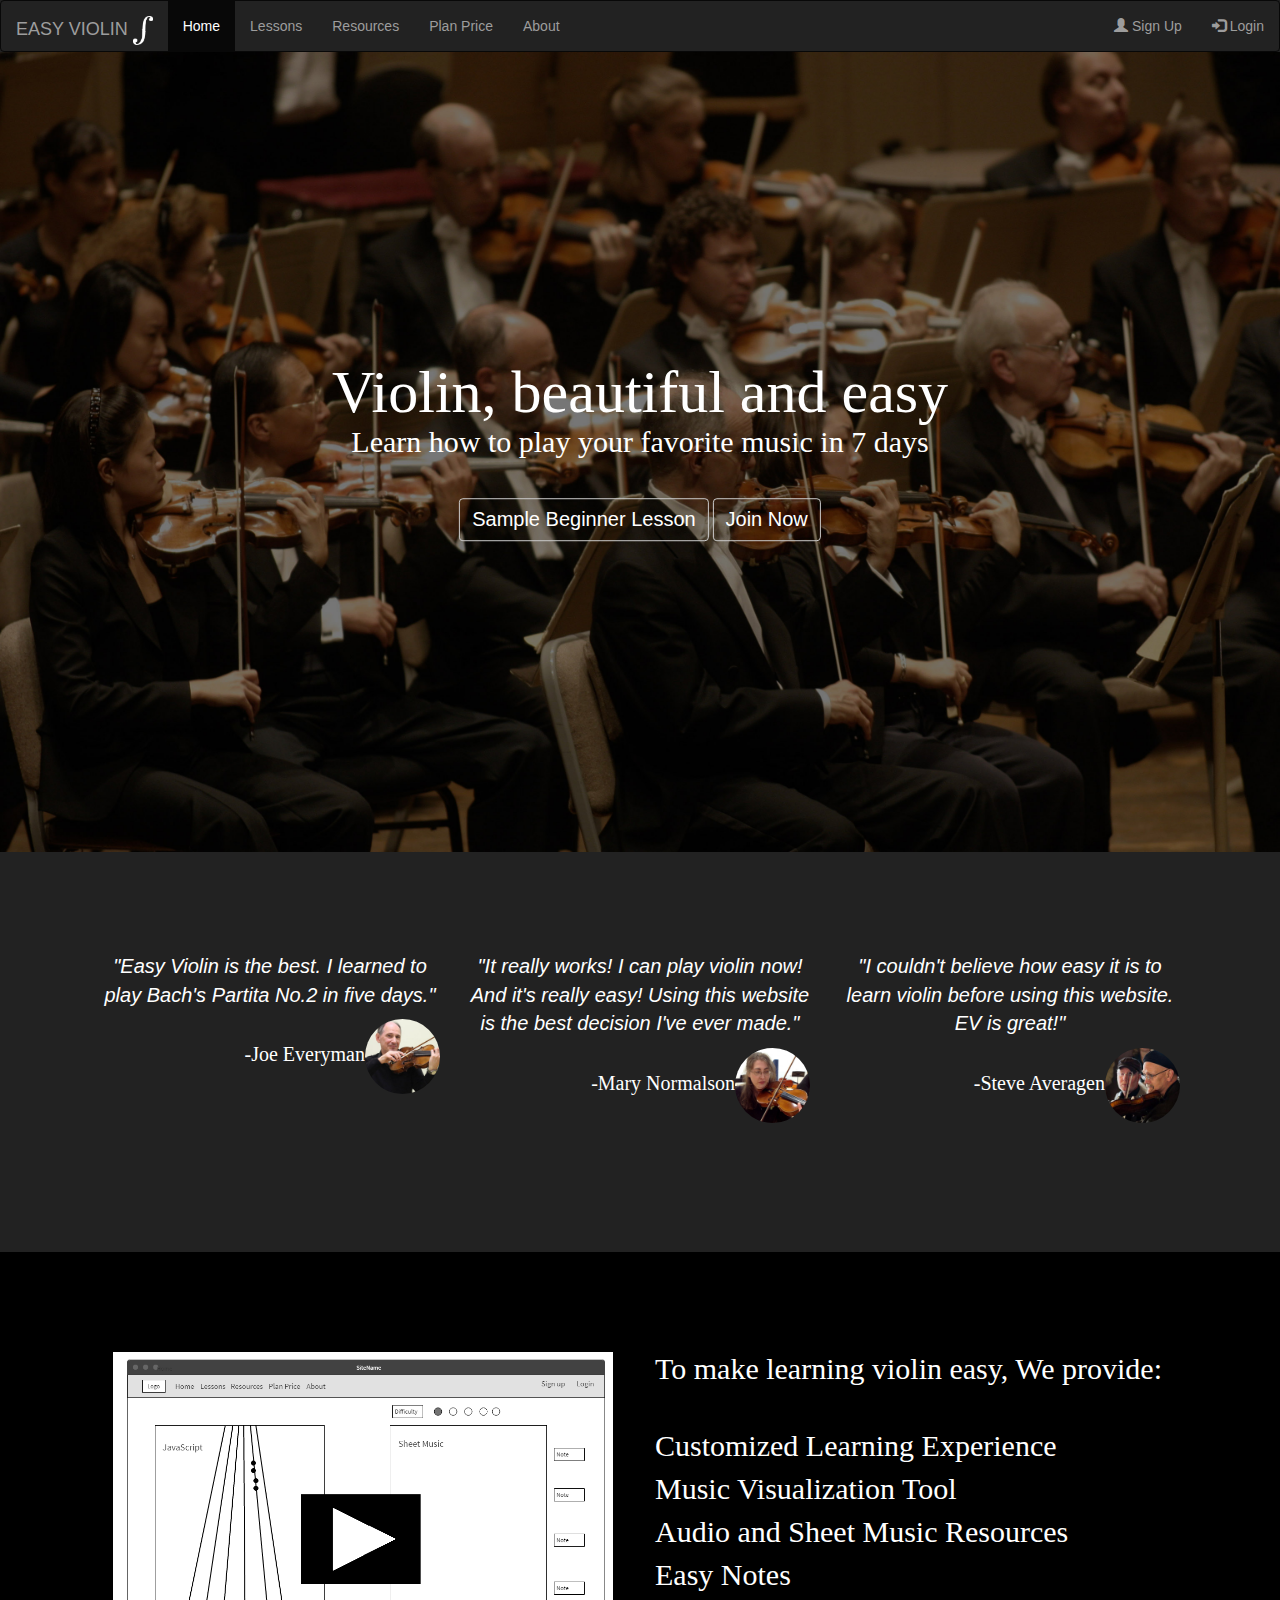
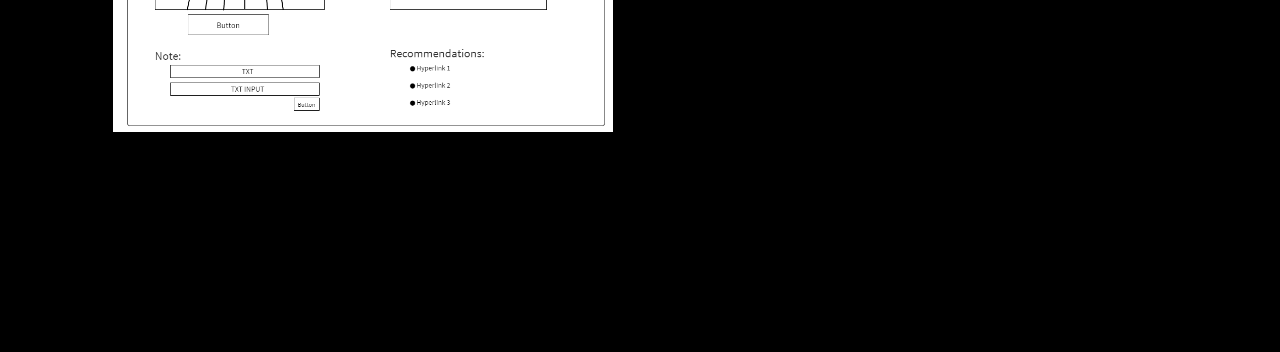
<file: index.html>
<!DOCTYPE html>
<html>
<head>
<title>Home - Easy Violin</title>
<link rel="stylesheet" href="css/bootstrap.css">
<link rel="stylesheet" href="css/style.css">
<script src="js/bootstrap.min.js"></script>
</head>

<body>
  <nav class="navbar navbar-inverse">
    <div class="container-fluid">
      <div class="navbar-header">
        <a class="navbar-brand" href="index.html">EASY VIOLIN   <span><img src="images/logo.png" width="20px"/></span></a>
      </div>
      <ul class="nav navbar-nav">
        <li  class="active"><a href="index.html">Home</a></li>
        <li><a href="basic1.html">Lessons</a></li>
        <li><a href="#">Resources</a></li>
        <li><a href="#">Plan Price</a></li>
        <li><a href="#">About</a></li>
      </ul>
      <ul class="nav navbar-nav navbar-right">
       <li><a href="#"><span class="glyphicon glyphicon-user"></span> Sign Up</a></li>
       <li><a href="login.html"><span class="glyphicon glyphicon-log-in"></span> Login</a></li>
     </ul>
</div>
</nav>

<div class="firstScreen">
  <div class="welcome">
    <h1>Violin, beautiful and easy</h1>
    <h3>Learn how to play your favorite music in 7 days</h3>
    <a class="btn btn-default" href="basic1.html" role="button">Sample Beginner Lesson</a>
    <a class="btn btn-default" href="start.html" role="button">Join Now</a>
  </div>
</div>

<div class="secondScreen">
    <div class="row">
      <div class="col-md-4">
        <p>"Easy Violin is the best. I learned to play Bach's Partita No.2 in five days."<p>
        <h2>-Joe Everyman<img src="images/human1.jpg" class="img-circle" width="75px"><h2>
      </div>
      <div class="col-md-4">
        <p>"It really works! I can play violin now! And it's really easy! Using this website is the best decision I've ever made."<p>
        <h2>-Mary Normalson<img src="images/human2.jpg" class="img-circle" width="75px"><h2>
      </div>
      <div class="col-md-4">
        <p>"I couldn't believe how easy it is to learn violin before using this website. EV is great!"<p>
        <h2>-Steve Averagen<img src="images/human3.jpg" class="img-circle" width="75px"><h2>
      </div>
    </div>
</div>

<div class="thirdScreen">
    <div class="row">
      <div class="col-md-6">
         <center><img src="images/sample.png" width="500px"></center>
      </div>
      <div class="col-md-6" id="indexDescriptionText">
        <h3>To make learning violin easy, We provide:</h3>
          <ul>
            <li>Customized Learning Experience</li>
            <li>Music Visualization Tool</li>
            <li>Audio and Sheet Music Resources</li>
            <li>Easy Notes</li>
          </ul>
      </div>
    </div>
</div>

</body>

</html>
</file>
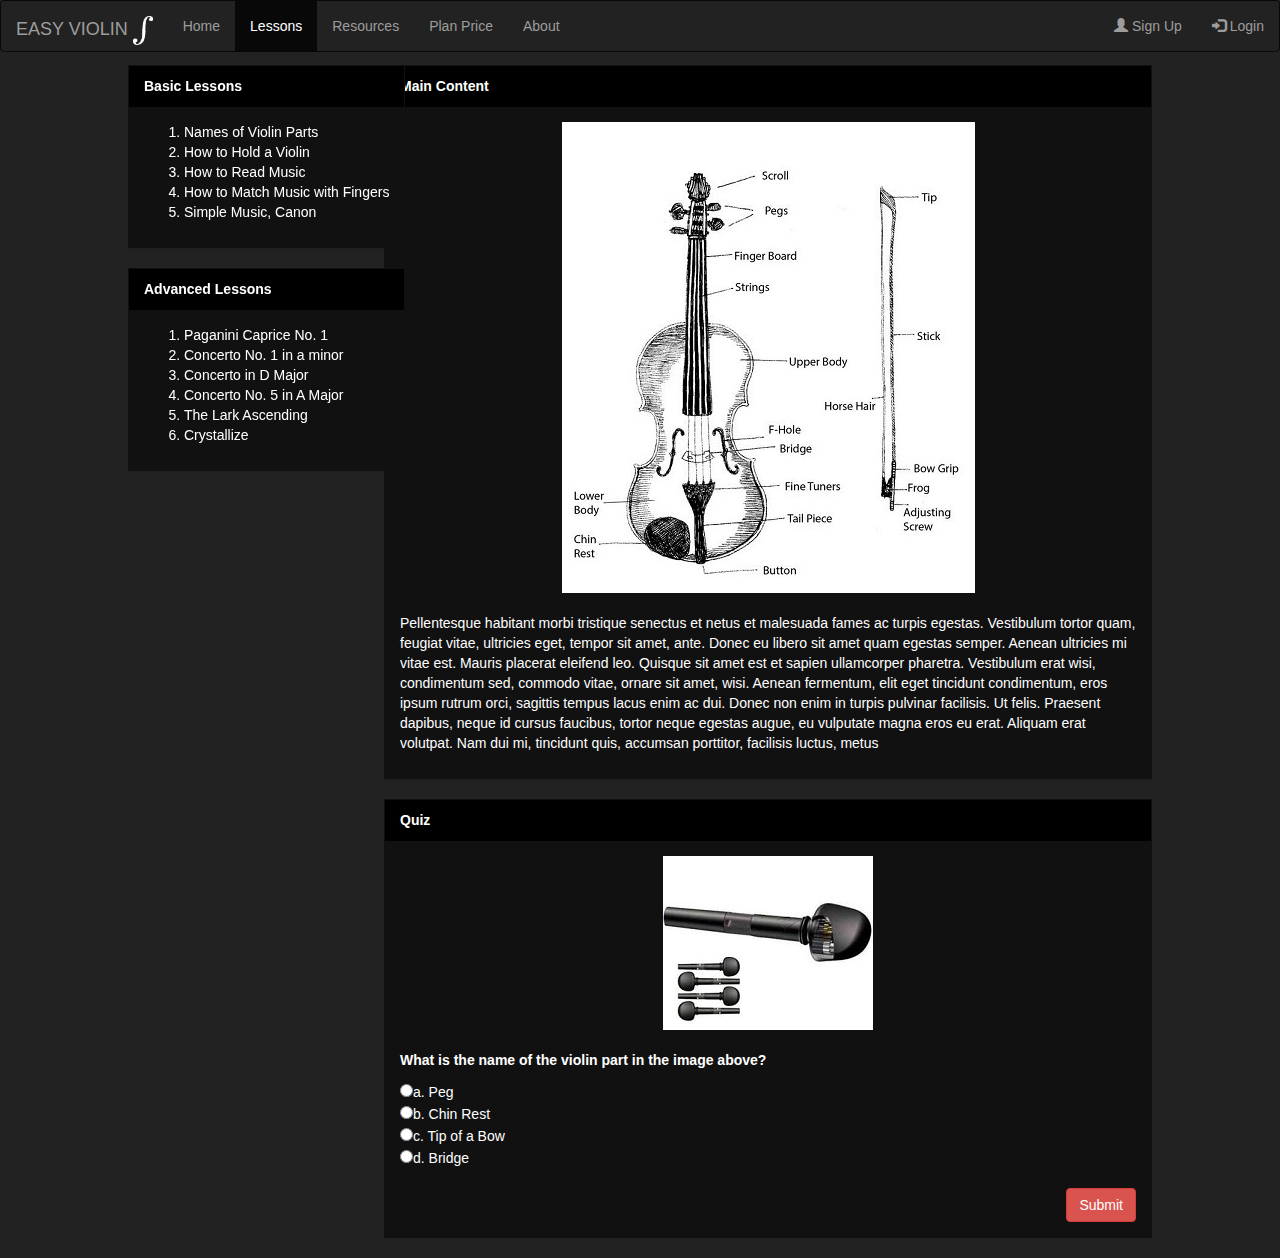
<file: basic1.html>
<!DOCTYPE html>
<html>
<head>
<title>Lessons - Easy Violin</title>
<link rel="stylesheet" href="css/bootstrap.css">
<link rel="stylesheet" href="css/style.css">
<script src="js/bootstrap.min.js"></script>
</head>

<body>
  <nav class="navbar navbar-inverse">
    <div class="container-fluid">
      <div class="navbar-header">
        <a class="navbar-brand" href="index.html">EASY VIOLIN   <span><img src="images/logo.png" width="20px"/></span></a>
      </div>
      <ul class="nav navbar-nav">
        <li><a href="index.html">Home</a></li>
        <li  class="active"><a href="basic1.html">Lessons</a></li>
        <li><a href="#">Resources</a></li>
        <li><a href="#">Plan Price</a></li>
        <li><a href="#">About</a></li>
      </ul>
      <ul class="nav navbar-nav navbar-right">
       <li><a href="#"><span class="glyphicon glyphicon-user"></span> Sign Up</a></li>
       <li><a href="login.html"><span class="glyphicon glyphicon-log-in"></span> Login</a></li>
     </ul>
</div>
</nav>

<div class="left-menu">
  <div class="panel panel-default">
     <div class="panel-heading"><strong>Basic Lessons</strong></div>
         <div class="panel-body">
           <ol>
             <li><a href="basic1.html">Names of Violin Parts</a></li>
             <li><a href="basic2.html">How to Hold a Violin</a></li>
             <li><a href="basic3.html">How to Read Music</a></li>
             <li><a href="basic4.html">How to Match Music with Fingers</a></li>
             <li><a href="lesson.html">Simple Music, Canon</a></li>
           </ol>
         </div>
 </div>
    <div class="panel panel-default">
       <div class="panel-heading"><strong>Advanced Lessons</strong></div>
           <div class="panel-body">
             <ol>
               <li><a href="#">Paganini Caprice No. 1</a></li>
               <li><a href="#">Concerto No. 1 in a minor</a></li>
               <li><a href="#">Concerto in D Major</a></li>
               <li><a href="#">Concerto No. 5 in A Major</a></li>
               <li><a href="#">The Lark Ascending</a></li>
               <li><a href="#">Crystallize</a></li>
             </ol>
          </div>
   </div>
</div>

<div class="main-content">
  <div class="panel panel-default">
     <div class="panel-heading"><strong>Main Content</strong></div>
         <div class="panel-body">
         <center><img src="images/part.jpg" /></center></br>
         <p>Pellentesque habitant morbi tristique senectus et netus et malesuada fames ac turpis egestas. Vestibulum tortor quam, feugiat vitae, ultricies eget, tempor sit amet, ante. Donec eu libero sit amet quam egestas semper. Aenean ultricies mi vitae est. Mauris placerat eleifend leo. Quisque sit amet est et sapien ullamcorper pharetra. Vestibulum erat wisi, condimentum sed, commodo vitae, ornare sit amet, wisi. Aenean fermentum, elit eget tincidunt condimentum, eros ipsum rutrum orci, sagittis tempus lacus enim ac dui. Donec non enim in turpis pulvinar facilisis. Ut felis. Praesent dapibus, neque id cursus faucibus, tortor neque egestas augue, eu vulputate magna eros eu erat. Aliquam erat volutpat. Nam dui mi, tincidunt quis, accumsan porttitor, facilisis luctus, metus</p>
        </div>
 </div>

 <div class="panel panel-default">
    <div class="panel-heading"><strong>Quiz</strong></div>
        <div class="panel-body">
        <center><img src="images/pegs.jpg" /></center></br>
        <p><strong>What is the name of the violin part in the image above?</strong></p>
        <input type="radio" name="Quiz" value="Peg">a. Peg </br>
        <input type="radio" name="Quiz" value="ChinRest">b. Chin Rest </br>
        <input type="radio" name="Quiz" value="Tip">c. Tip of a Bow </br>
        <input type="radio" name="Quiz" value="Bridge">d. Bridge </br></br>
        <button type="button" class="btn btn-danger" >Submit</button>
       </div>
</div>
</div>
</body>
</html>
</file>
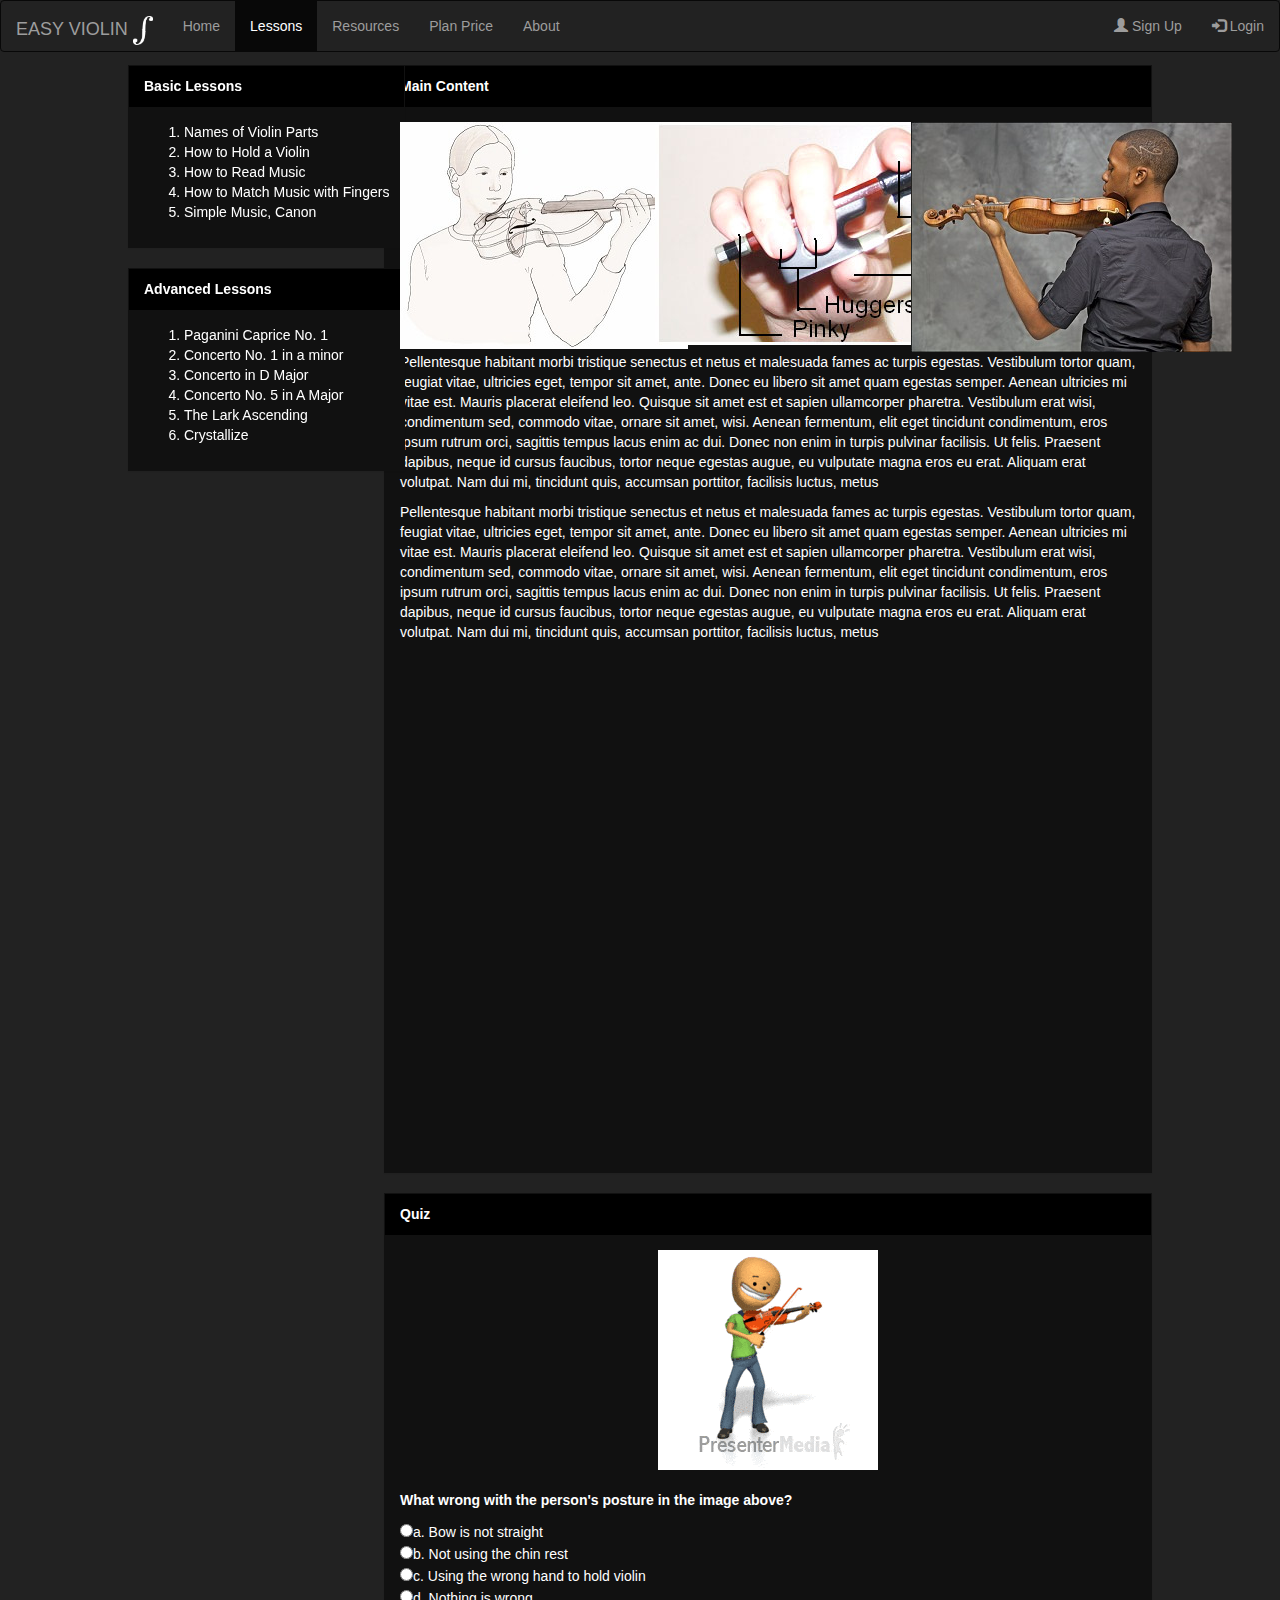
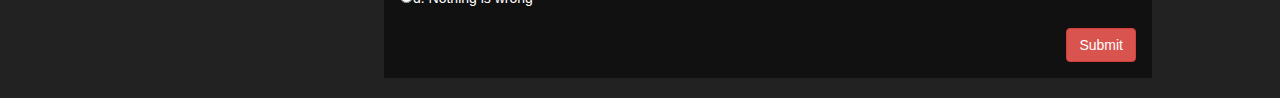
<file: basic2.html>
<!DOCTYPE html>
<html>
<head>
<title>Lessons - Easy Violin</title>
<link rel="stylesheet" href="css/bootstrap.css">
<link rel="stylesheet" href="css/style.css">
<script src="js/bootstrap.min.js"></script>
</head>

<body>
  <nav class="navbar navbar-inverse">
    <div class="container-fluid">
      <div class="navbar-header">
        <a class="navbar-brand" href="index.html">EASY VIOLIN   <span><img src="images/logo.png" width="20px"/></span></a>
      </div>
      <ul class="nav navbar-nav">
        <li><a href="index.html">Home</a></li>
        <li  class="active"><a href="basic1.html">Lessons</a></li>
        <li><a href="#">Resources</a></li>
        <li><a href="#">Plan Price</a></li>
        <li><a href="#">About</a></li>
      </ul>
      <ul class="nav navbar-nav navbar-right">
       <li><a href="#"><span class="glyphicon glyphicon-user"></span> Sign Up</a></li>
       <li><a href="login.html"><span class="glyphicon glyphicon-log-in"></span> Login</a></li>
     </ul>
</div>
</nav>

<div class="left-menu">
  <div class="panel panel-default">
     <div class="panel-heading"><strong>Basic Lessons</strong></div>
         <div class="panel-body">
           <ol>
             <li><a href="basic1.html">Names of Violin Parts</a></li>
             <li><a href="basic2.html">How to Hold a Violin</a></li>
             <li><a href="basic3.html">How to Read Music</a></li>
             <li><a href="basic4.html">How to Match Music with Fingers</a></li>
             <li><a href="lesson.html">Simple Music, Canon</a></li>
           </ol>
         </div>
 </div>
    <div class="panel panel-default">
       <div class="panel-heading"><strong>Advanced Lessons</strong></div>
           <div class="panel-body">
             <ol>
               <li><a href="#">Paganini Caprice No. 1</a></li>
               <li><a href="#">Concerto No. 1 in a minor</a></li>
               <li><a href="#">Concerto in D Major</a></li>
               <li><a href="#">Concerto No. 5 in A Major</a></li>
               <li><a href="#">The Lark Ascending</a></li>
               <li><a href="#">Crystallize</a></li>
             </ol>
          </div>
   </div>
</div>

<div class="main-content">
  <div class="panel panel-default">
     <div class="panel-heading"><strong>Main Content</strong></div>
         <div class="panel-body">
           <center>
           <div class="row">
             <div class="col-md-4">
               <img src="images/hold1.jpg" /></br>
             </div>
             <div class="col-md-4">
               <img src="images/hold2.jpg" />
            </div>
            <div class="col-md-4">
              <img src="images/hold3.jpg" /></br>
            </div>
           </center>
         <p>Pellentesque habitant morbi tristique senectus et netus et malesuada fames ac turpis egestas. Vestibulum tortor quam, feugiat vitae, ultricies eget, tempor sit amet, ante. Donec eu libero sit amet quam egestas semper. Aenean ultricies mi vitae est. Mauris placerat eleifend leo. Quisque sit amet est et sapien ullamcorper pharetra. Vestibulum erat wisi, condimentum sed, commodo vitae, ornare sit amet, wisi. Aenean fermentum, elit eget tincidunt condimentum, eros ipsum rutrum orci, sagittis tempus lacus enim ac dui. Donec non enim in turpis pulvinar facilisis. Ut felis. Praesent dapibus, neque id cursus faucibus, tortor neque egestas augue, eu vulputate magna eros eu erat. Aliquam erat volutpat. Nam dui mi, tincidunt quis, accumsan porttitor, facilisis luctus, metus</p>
         <p>Pellentesque habitant morbi tristique senectus et netus et malesuada fames ac turpis egestas. Vestibulum tortor quam, feugiat vitae, ultricies eget, tempor sit amet, ante. Donec eu libero sit amet quam egestas semper. Aenean ultricies mi vitae est. Mauris placerat eleifend leo. Quisque sit amet est et sapien ullamcorper pharetra. Vestibulum erat wisi, condimentum sed, commodo vitae, ornare sit amet, wisi. Aenean fermentum, elit eget tincidunt condimentum, eros ipsum rutrum orci, sagittis tempus lacus enim ac dui. Donec non enim in turpis pulvinar facilisis. Ut felis. Praesent dapibus, neque id cursus faucibus, tortor neque egestas augue, eu vulputate magna eros eu erat. Aliquam erat volutpat. Nam dui mi, tincidunt quis, accumsan porttitor, facilisis luctus, metus</p>
         </br>
         <Center>
        <iframe width="854" height="480" src="https://www.youtube.com/embed/5dFjpdCdbXs" frameborder="0" allowfullscreen></iframe>
        </center>
        </div>
 </div>

 <div class="panel panel-default">
    <div class="panel-heading"><strong>Quiz</strong></div>
        <div class="panel-body">
        <center><img src="images/holdquiz.gif" /></center></br>
        <p><strong>What wrong with the person's posture in the image above?</strong></p>
        <input type="radio" name="Quiz" value="Peg">a. Bow is not straight </br>
        <input type="radio" name="Quiz" value="ChinRest">b. Not using the chin rest </br>
        <input type="radio" name="Quiz" value="Tip">c. Using the wrong hand to hold violin </br>
        <input type="radio" name="Quiz" value="Bridge">d.  Nothing is wrong</br></br>
        <button type="button" class="btn btn-danger" >Submit</button>
       </div>
</div>
</div>
</body>
</html>
</file>
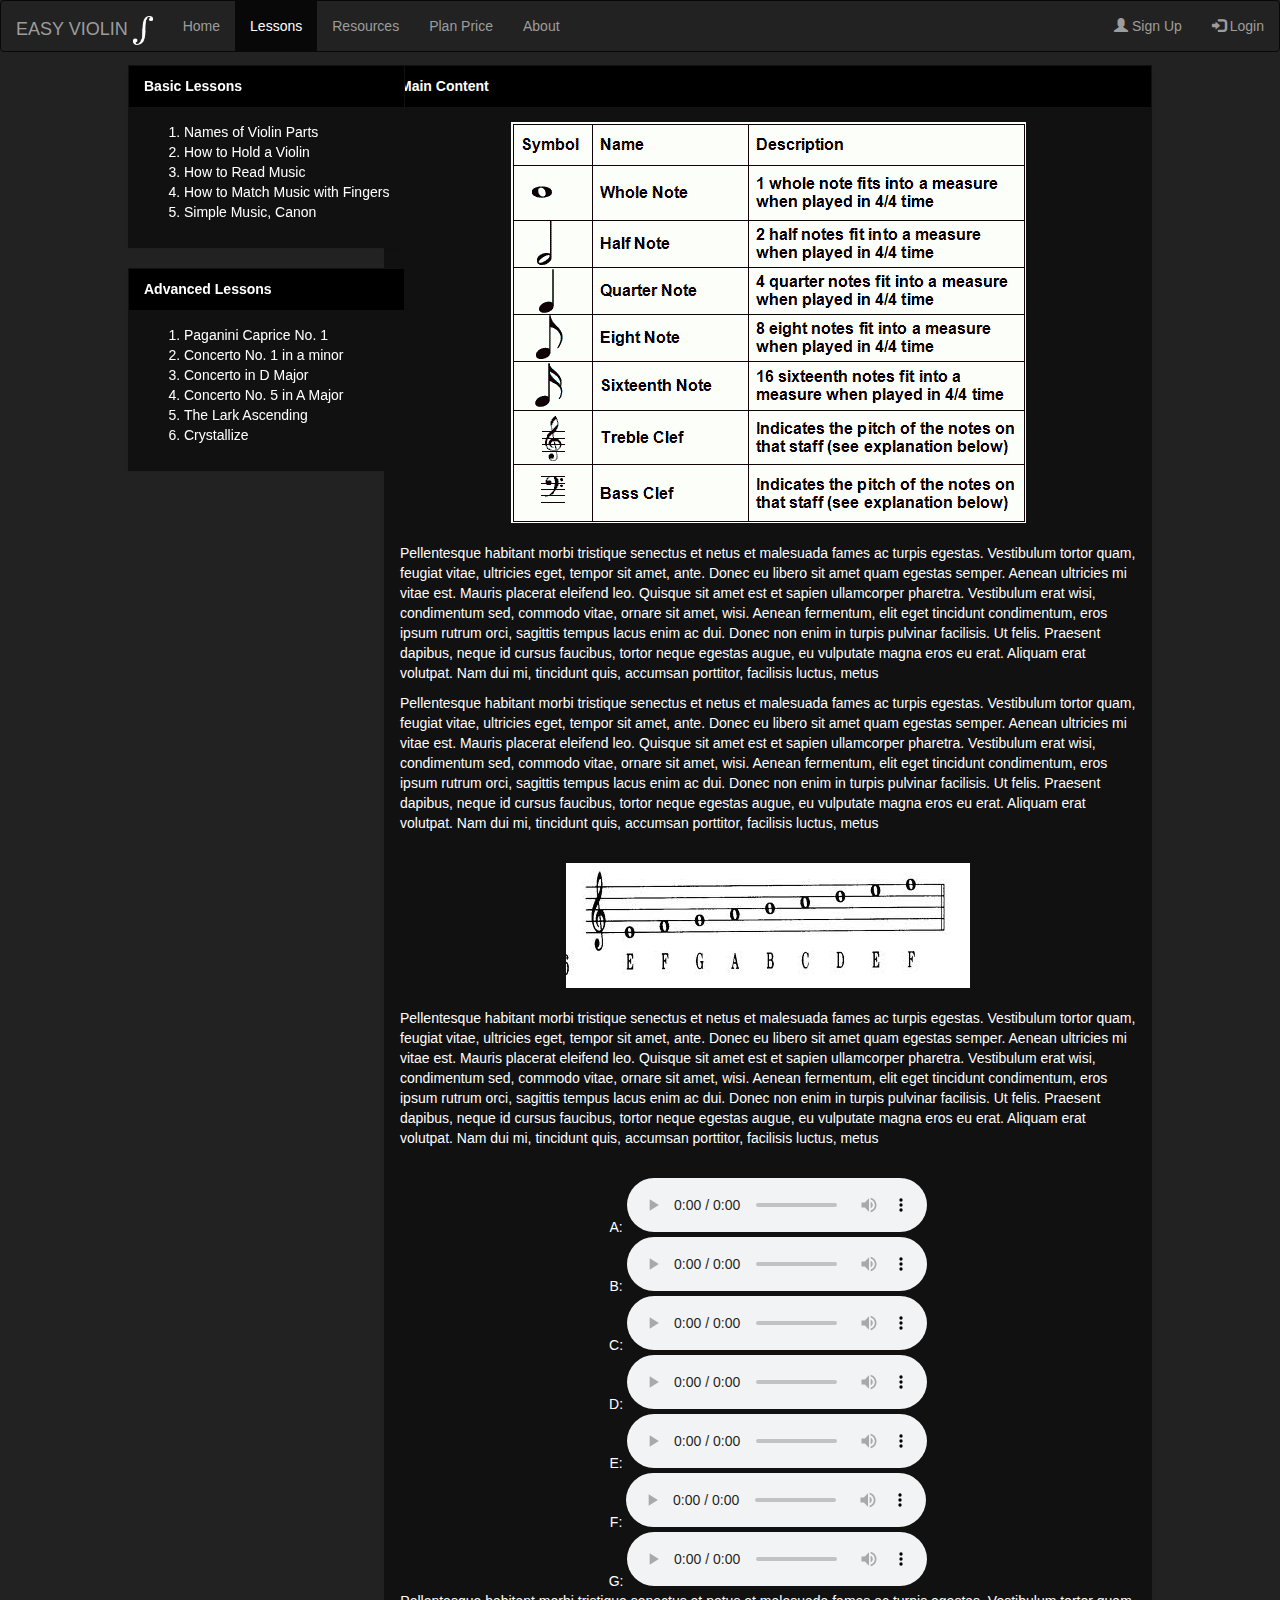
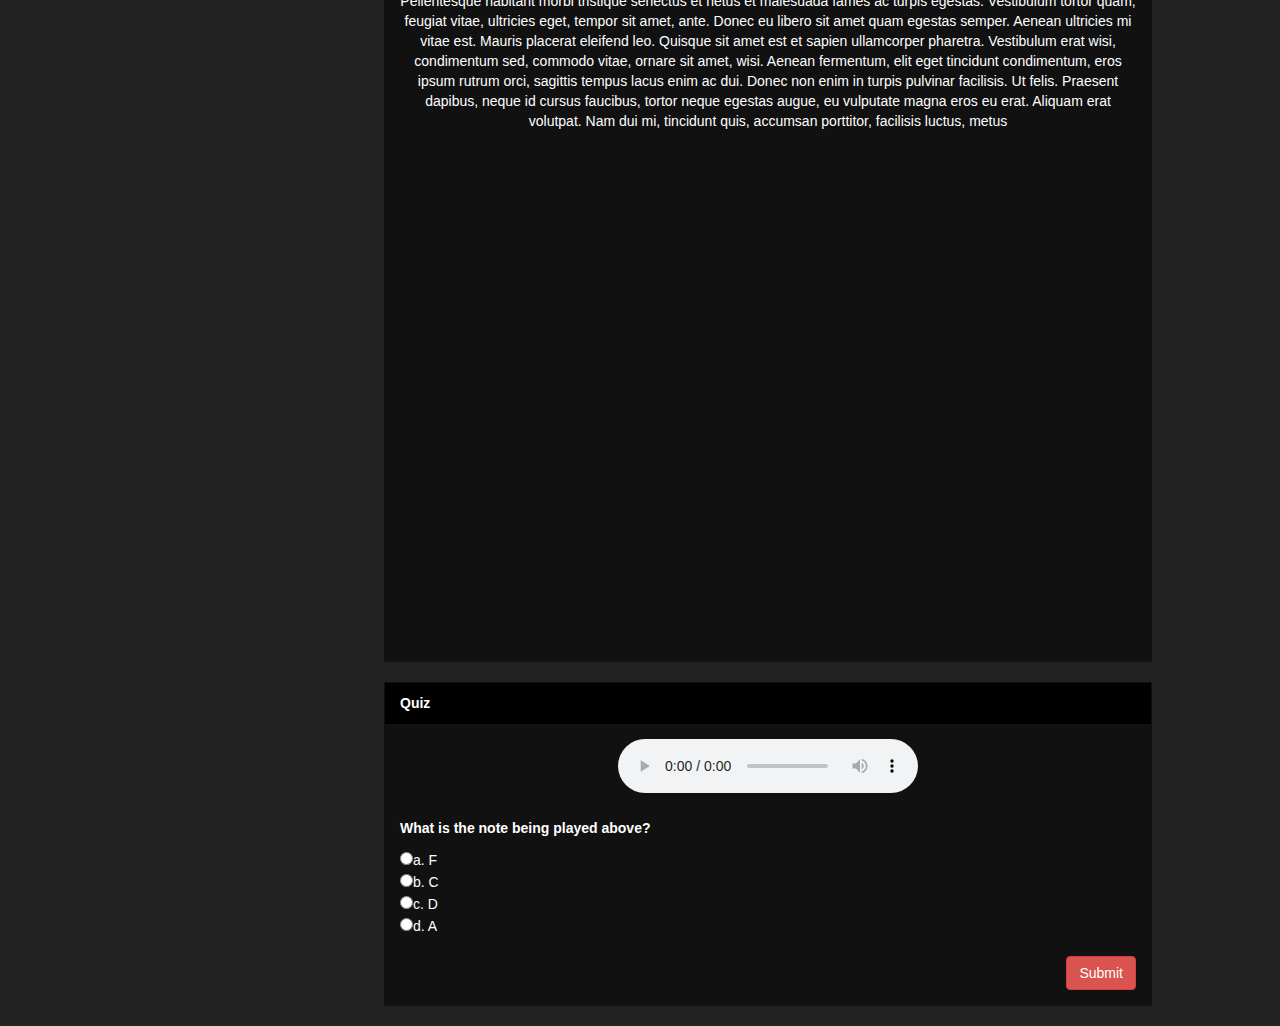
<file: basic3.html>
<!DOCTYPE html>
<html>
<head>
<title>Lessons - Easy Violin</title>
<link rel="stylesheet" href="css/bootstrap.css">
<link rel="stylesheet" href="css/style.css">
<script src="js/bootstrap.min.js"></script>
</head>

<body>
  <nav class="navbar navbar-inverse">
    <div class="container-fluid">
      <div class="navbar-header">
        <a class="navbar-brand" href="index.html">EASY VIOLIN   <span><img src="images/logo.png" width="20px"/></span></a>
      </div>
      <ul class="nav navbar-nav">
        <li><a href="index.html">Home</a></li>
        <li  class="active"><a href="basic1.html">Lessons</a></li>
        <li><a href="#">Resources</a></li>
        <li><a href="#">Plan Price</a></li>
        <li><a href="#">About</a></li>
      </ul>
      <ul class="nav navbar-nav navbar-right">
       <li><a href="#"><span class="glyphicon glyphicon-user"></span> Sign Up</a></li>
       <li><a href="login.html"><span class="glyphicon glyphicon-log-in"></span> Login</a></li>
     </ul>
</div>
</nav>

<div class="left-menu">
  <div class="panel panel-default">
     <div class="panel-heading"><strong>Basic Lessons</strong></div>
         <div class="panel-body">
           <ol>
             <li><a href="basic1.html">Names of Violin Parts</a></li>
             <li><a href="basic2.html">How to Hold a Violin</a></li>
             <li><a href="basic3.html">How to Read Music</a></li>
             <li><a href="basic4.html">How to Match Music with Fingers</a></li>
             <li><a href="lesson.html">Simple Music, Canon</a></li>
           </ol>
         </div>
 </div>
    <div class="panel panel-default">
       <div class="panel-heading"><strong>Advanced Lessons</strong></div>
           <div class="panel-body">
             <ol>
               <li><a href="#">Paganini Caprice No. 1</a></li>
               <li><a href="#">Concerto No. 1 in a minor</a></li>
               <li><a href="#">Concerto in D Major</a></li>
               <li><a href="#">Concerto No. 5 in A Major</a></li>
               <li><a href="#">The Lark Ascending</a></li>
               <li><a href="#">Crystallize</a></li>
             </ol>
          </div>
   </div>
</div>

<div class="main-content">
  <div class="panel panel-default">
     <div class="panel-heading"><strong>Main Content</strong></div>
         <div class="panel-body">
           <center>
               <img src="images/note2.gif" /></br></br>
           </center>
         <p>Pellentesque habitant morbi tristique senectus et netus et malesuada fames ac turpis egestas. Vestibulum tortor quam, feugiat vitae, ultricies eget, tempor sit amet, ante. Donec eu libero sit amet quam egestas semper. Aenean ultricies mi vitae est. Mauris placerat eleifend leo. Quisque sit amet est et sapien ullamcorper pharetra. Vestibulum erat wisi, condimentum sed, commodo vitae, ornare sit amet, wisi. Aenean fermentum, elit eget tincidunt condimentum, eros ipsum rutrum orci, sagittis tempus lacus enim ac dui. Donec non enim in turpis pulvinar facilisis. Ut felis. Praesent dapibus, neque id cursus faucibus, tortor neque egestas augue, eu vulputate magna eros eu erat. Aliquam erat volutpat. Nam dui mi, tincidunt quis, accumsan porttitor, facilisis luctus, metus</p>
         <p>Pellentesque habitant morbi tristique senectus et netus et malesuada fames ac turpis egestas. Vestibulum tortor quam, feugiat vitae, ultricies eget, tempor sit amet, ante. Donec eu libero sit amet quam egestas semper. Aenean ultricies mi vitae est. Mauris placerat eleifend leo. Quisque sit amet est et sapien ullamcorper pharetra. Vestibulum erat wisi, condimentum sed, commodo vitae, ornare sit amet, wisi. Aenean fermentum, elit eget tincidunt condimentum, eros ipsum rutrum orci, sagittis tempus lacus enim ac dui. Donec non enim in turpis pulvinar facilisis. Ut felis. Praesent dapibus, neque id cursus faucibus, tortor neque egestas augue, eu vulputate magna eros eu erat. Aliquam erat volutpat. Nam dui mi, tincidunt quis, accumsan porttitor, facilisis luctus, metus</p>
         </br>
         <center>
             <img src="images/note4.jpg" /></br></br>
         </center>
       <p>Pellentesque habitant morbi tristique senectus et netus et malesuada fames ac turpis egestas. Vestibulum tortor quam, feugiat vitae, ultricies eget, tempor sit amet, ante. Donec eu libero sit amet quam egestas semper. Aenean ultricies mi vitae est. Mauris placerat eleifend leo. Quisque sit amet est et sapien ullamcorper pharetra. Vestibulum erat wisi, condimentum sed, commodo vitae, ornare sit amet, wisi. Aenean fermentum, elit eget tincidunt condimentum, eros ipsum rutrum orci, sagittis tempus lacus enim ac dui. Donec non enim in turpis pulvinar facilisis. Ut felis. Praesent dapibus, neque id cursus faucibus, tortor neque egestas augue, eu vulputate magna eros eu erat. Aliquam erat volutpat. Nam dui mi, tincidunt quis, accumsan porttitor, facilisis luctus, metus</p>
       </br>

         <Center>
           <ul>
             <li>A:
               <audio controls>
                    <source src="http://www.violinonline.com/sound/tuning/G-0.mp3" type="audio/mpeg" />
                    <a href="http://www.violinonline.com/sound/tuning/G-0.mp3">A</a>
               </audio>
             </li>
             <li>B:
               <audio controls>
                    <source src="http://www.violinonline.com/sound/tuning/G-0.mp3" type="audio/mpeg" />
                    <a href="http://www.violinonline.com/sound/tuning/G-0.mp3">B</a>
               </audio>
             </li>
             <li>C:
               <audio controls>
                    <source src="http://www.violinonline.com/sound/tuning/G-0.mp3" type="audio/mpeg" />
                    <a href="http://www.violinonline.com/sound/tuning/G-0.mp3">C</a>
               </audio>
             </li>
             <li>D:
               <audio controls>
                    <source src="http://www.violinonline.com/sound/tuning/G-0.mp3" type="audio/mpeg" />
                    <a href="http://www.violinonline.com/sound/tuning/G-0.mp3">D</a>
               </audio>
             </li>
             <li>E:
               <audio controls>
                    <source src="http://www.violinonline.com/sound/tuning/G-0.mp3" type="audio/mpeg" />
                    <a href="http://www.violinonline.com/sound/tuning/G-0.mp3">E</a>
               </audio>
             </li>
             <li>F:
               <audio controls>
                    <source src="http://www.violinonline.com/sound/tuning/G-0.mp3" type="audio/mpeg" />
                    <a href="http://www.violinonline.com/sound/tuning/G-0.mp3">F</a>
               </audio>
             </li>
             <li>G:
               <audio controls>
                    <source src="http://www.violinonline.com/sound/tuning/G-0.mp3" type="audio/mpeg" />
                    <a href="http://www.violinonline.com/sound/tuning/G-0.mp3">G</a>
               </audio>
             </li>
             <p>Pellentesque habitant morbi tristique senectus et netus et malesuada fames ac turpis egestas. Vestibulum tortor quam, feugiat vitae, ultricies eget, tempor sit amet, ante. Donec eu libero sit amet quam egestas semper. Aenean ultricies mi vitae est. Mauris placerat eleifend leo. Quisque sit amet est et sapien ullamcorper pharetra. Vestibulum erat wisi, condimentum sed, commodo vitae, ornare sit amet, wisi. Aenean fermentum, elit eget tincidunt condimentum, eros ipsum rutrum orci, sagittis tempus lacus enim ac dui. Donec non enim in turpis pulvinar facilisis. Ut felis. Praesent dapibus, neque id cursus faucibus, tortor neque egestas augue, eu vulputate magna eros eu erat. Aliquam erat volutpat. Nam dui mi, tincidunt quis, accumsan porttitor, facilisis luctus, metus</p>
         </br>
         <iframe width="854" height="480" src="https://www.youtube.com/embed/FZFY5aEtLI4" frameborder="0" allowfullscreen></iframe>
        </center>
        </div>
 </div>

 <div class="panel panel-default">
    <div class="panel-heading"><strong>Quiz</strong></div>
        <div class="panel-body">
        <center>
          <audio controls>
               <source src="http://www.violinonline.com/sound/tuning/G-0.mp3" type="audio/mpeg" />
               <a href="http://www.violinonline.com/sound/tuning/G-0.mp3"></a>
          </audio>
        </center></br>
        <p><strong>What is the note being played above?</strong></p>
        <input type="radio" name="Quiz" value="Peg">a. F </br>
        <input type="radio" name="Quiz" value="ChinRest">b. C </br>
        <input type="radio" name="Quiz" value="Tip">c. D </br>
        <input type="radio" name="Quiz" value="Bridge">d.  A</br></br>
        <button type="button" class="btn btn-danger" >Submit</button>
       </div>
</div>
</div>
</body>
</html>
</file>
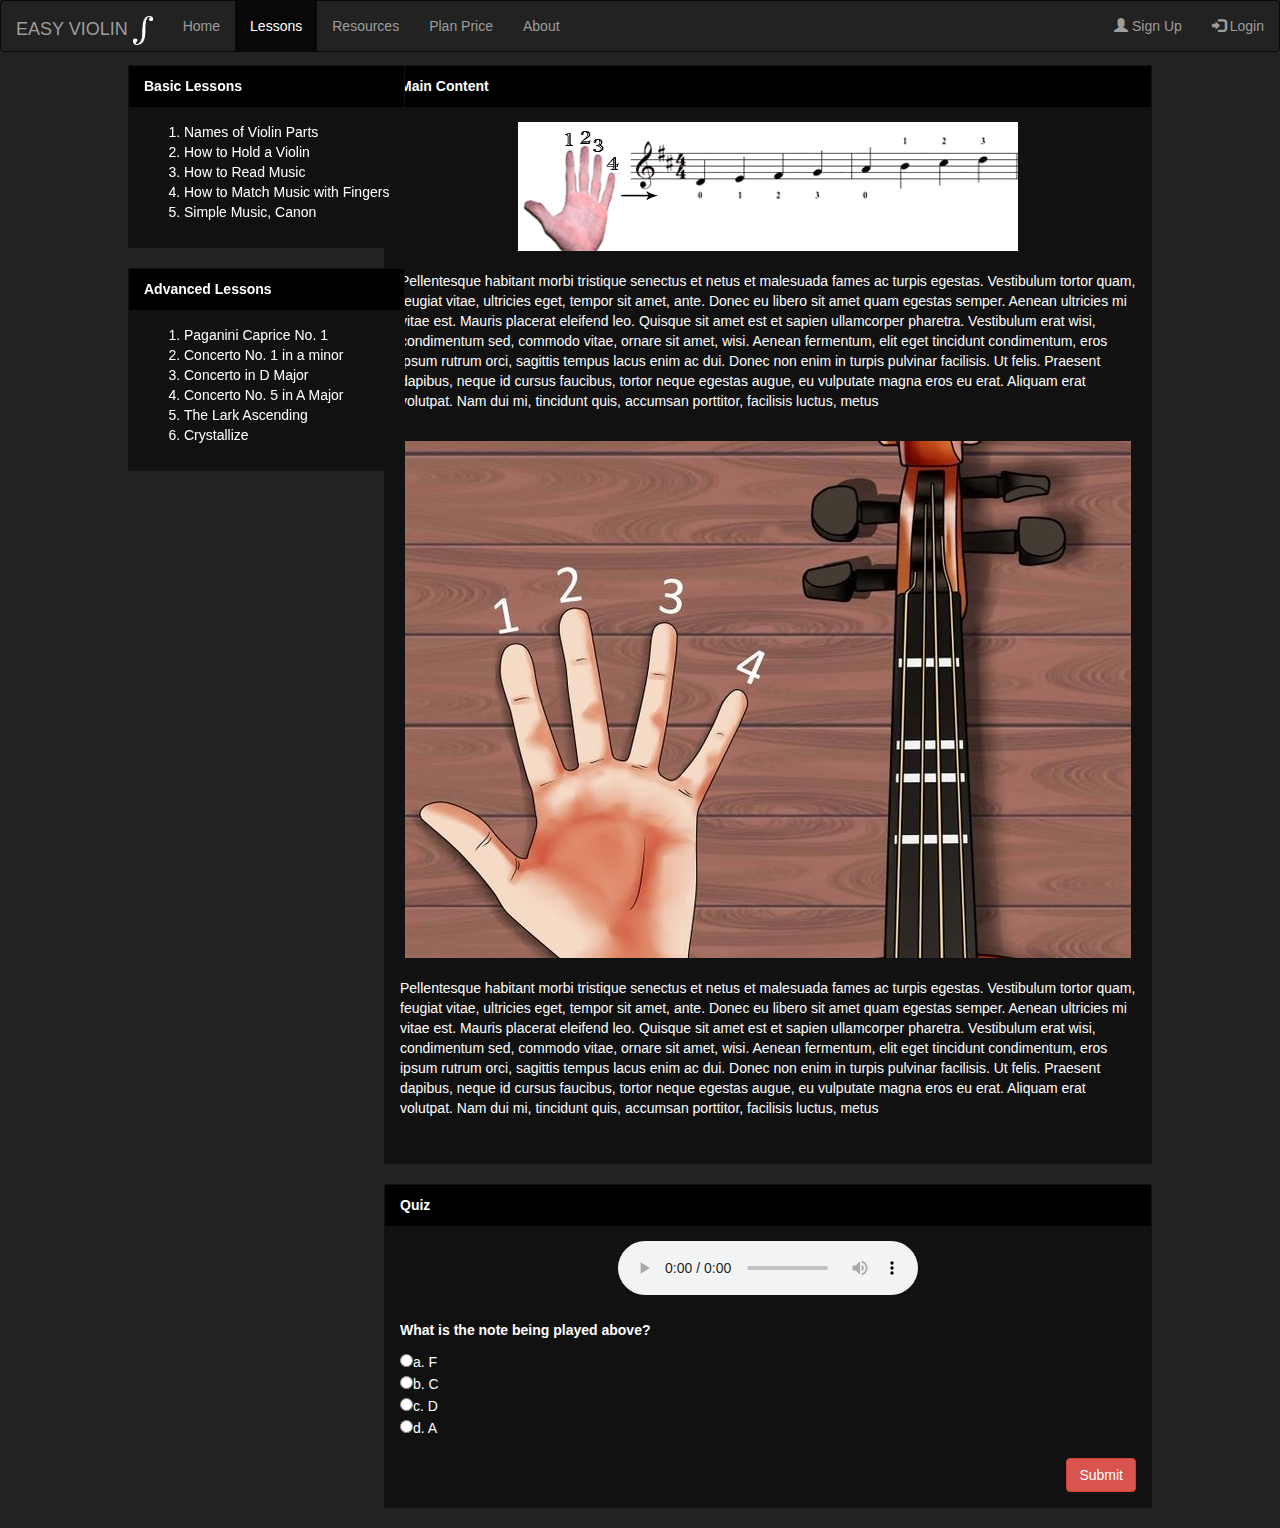
<file: basic4.html>
<!DOCTYPE html>
<html>
<head>
<title>Lessons - Easy Violin</title>
<link rel="stylesheet" href="css/bootstrap.css">
<link rel="stylesheet" href="css/style.css">
<script src="js/bootstrap.min.js"></script>
</head>

<body>
  <nav class="navbar navbar-inverse">
    <div class="container-fluid">
      <div class="navbar-header">
        <a class="navbar-brand" href="index.html">EASY VIOLIN   <span><img src="images/logo.png" width="20px"/></span></a>
      </div>
      <ul class="nav navbar-nav">
        <li><a href="index.html">Home</a></li>
        <li  class="active"><a href="basic1.html">Lessons</a></li>
        <li><a href="#">Resources</a></li>
        <li><a href="#">Plan Price</a></li>
        <li><a href="#">About</a></li>
      </ul>
      <ul class="nav navbar-nav navbar-right">
       <li><a href="#"><span class="glyphicon glyphicon-user"></span> Sign Up</a></li>
       <li><a href="login.html"><span class="glyphicon glyphicon-log-in"></span> Login</a></li>
     </ul>
</div>
</nav>

<div class="left-menu">
  <div class="panel panel-default">
     <div class="panel-heading"><strong>Basic Lessons</strong></div>
         <div class="panel-body">
           <ol>
             <li><a href="basic1.html">Names of Violin Parts</a></li>
             <li><a href="basic2.html">How to Hold a Violin</a></li>
             <li><a href="basic3.html">How to Read Music</a></li>
             <li><a href="basic4.html">How to Match Music with Fingers</a></li>
             <li><a href="lesson.html">Simple Music, Canon</a></li>
           </ol>
         </div>
 </div>
    <div class="panel panel-default">
       <div class="panel-heading"><strong>Advanced Lessons</strong></div>
           <div class="panel-body">
             <ol>
               <li><a href="#">Paganini Caprice No. 1</a></li>
               <li><a href="#">Concerto No. 1 in a minor</a></li>
               <li><a href="#">Concerto in D Major</a></li>
               <li><a href="#">Concerto No. 5 in A Major</a></li>
               <li><a href="#">The Lark Ascending</a></li>
               <li><a href="#">Crystallize</a></li>
             </ol>
          </div>
   </div>
</div>

<div class="main-content">
  <div class="panel panel-default">
     <div class="panel-heading"><strong>Main Content</strong></div>
         <div class="panel-body">
       <center>
           <img src="images/note3.gif" /></br></br>
       </center>
        <p>Pellentesque habitant morbi tristique senectus et netus et malesuada fames ac turpis egestas. Vestibulum tortor quam, feugiat vitae, ultricies eget, tempor sit amet, ante. Donec eu libero sit amet quam egestas semper. Aenean ultricies mi vitae est. Mauris placerat eleifend leo. Quisque sit amet est et sapien ullamcorper pharetra. Vestibulum erat wisi, condimentum sed, commodo vitae, ornare sit amet, wisi. Aenean fermentum, elit eget tincidunt condimentum, eros ipsum rutrum orci, sagittis tempus lacus enim ac dui. Donec non enim in turpis pulvinar facilisis. Ut felis. Praesent dapibus, neque id cursus faucibus, tortor neque egestas augue, eu vulputate magna eros eu erat. Aliquam erat volutpat. Nam dui mi, tincidunt quis, accumsan porttitor, facilisis luctus, metus</p>
         </br>
         <center>
             <img src="images/note1.jpg" /></br></br>
         </center>
          <p>Pellentesque habitant morbi tristique senectus et netus et malesuada fames ac turpis egestas. Vestibulum tortor quam, feugiat vitae, ultricies eget, tempor sit amet, ante. Donec eu libero sit amet quam egestas semper. Aenean ultricies mi vitae est. Mauris placerat eleifend leo. Quisque sit amet est et sapien ullamcorper pharetra. Vestibulum erat wisi, condimentum sed, commodo vitae, ornare sit amet, wisi. Aenean fermentum, elit eget tincidunt condimentum, eros ipsum rutrum orci, sagittis tempus lacus enim ac dui. Donec non enim in turpis pulvinar facilisis. Ut felis. Praesent dapibus, neque id cursus faucibus, tortor neque egestas augue, eu vulputate magna eros eu erat. Aliquam erat volutpat. Nam dui mi, tincidunt quis, accumsan porttitor, facilisis luctus, metus</p>
           </br>
        </div>
 </div>

 <div class="panel panel-default">
    <div class="panel-heading"><strong>Quiz</strong></div>
        <div class="panel-body">
        <center>
          <audio controls>
               <source src="http://www.violinonline.com/sound/tuning/G-0.mp3" type="audio/mpeg" />
               <a href="http://www.violinonline.com/sound/tuning/G-0.mp3"></a>
          </audio>
        </center></br>
        <p><strong>What is the note being played above?</strong></p>
        <input type="radio" name="Quiz" value="Peg">a. F </br>
        <input type="radio" name="Quiz" value="ChinRest">b. C </br>
        <input type="radio" name="Quiz" value="Tip">c. D </br>
        <input type="radio" name="Quiz" value="Bridge">d.  A</br></br>
        <button type="button" class="btn btn-danger" >Submit</button>
       </div>
</div>
</div>
</body>
</html>
</file>
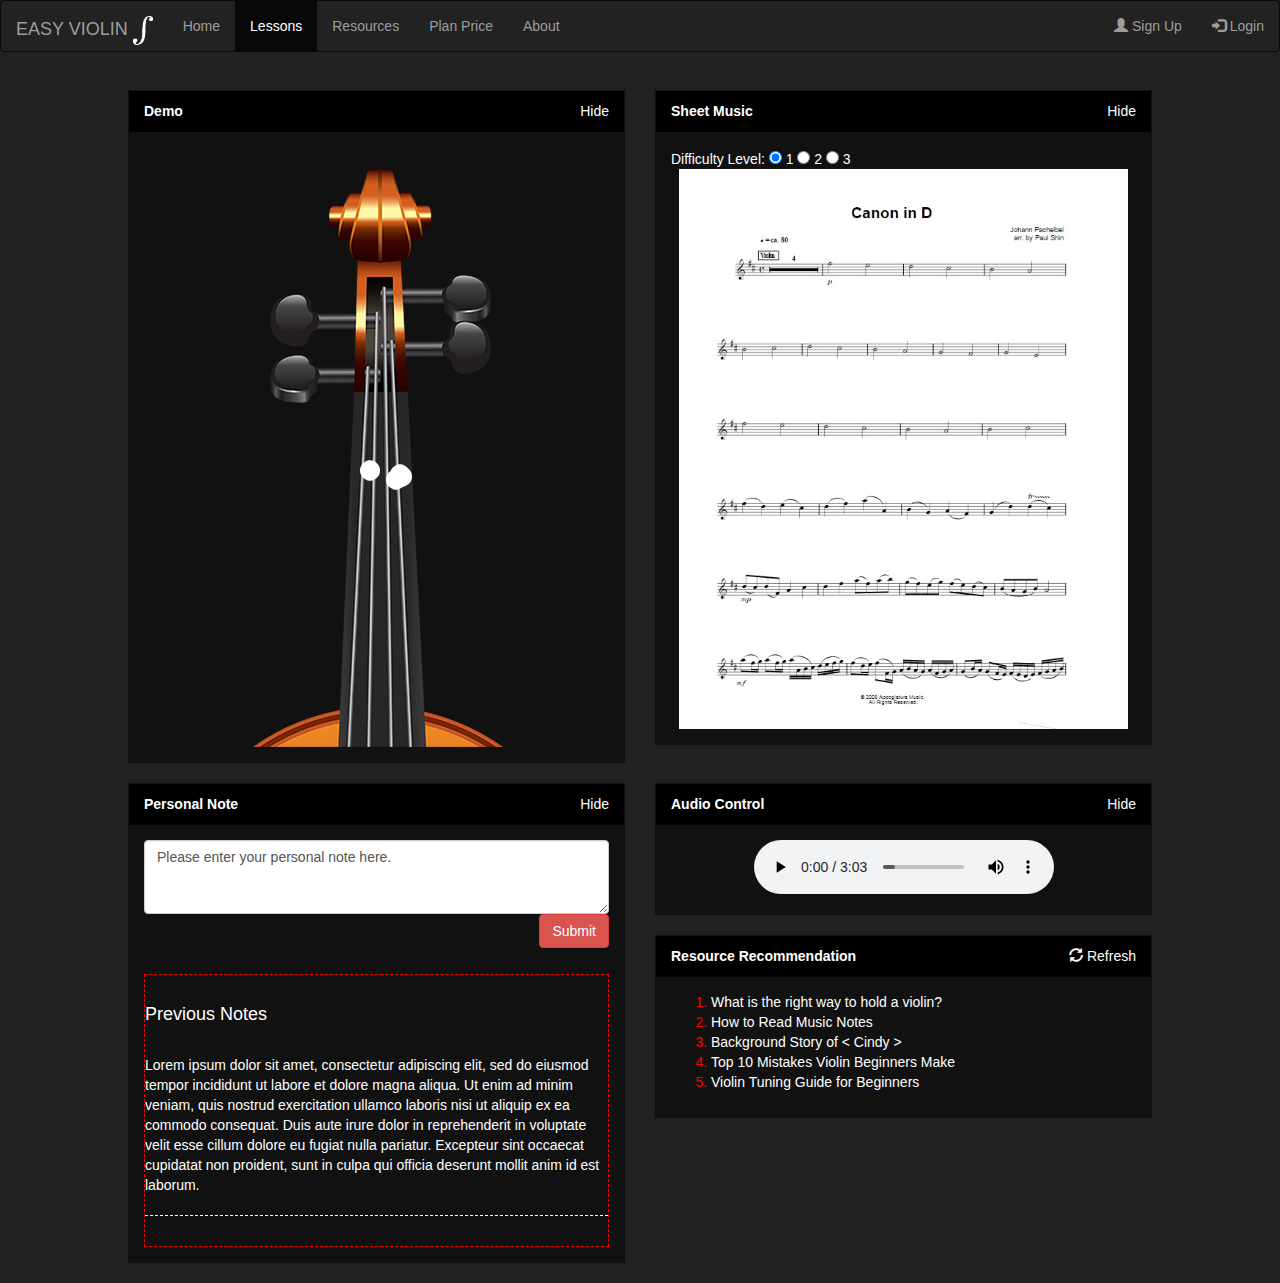
<file: lesson.html>
<!DOCTYPE html>
<html>
<head>
<title>Lessons - Easy Violin</title>
<link rel="stylesheet" href="css/bootstrap.css">
<link rel="stylesheet" href="css/style.css">
<script src="js/bootstrap.min.js"></script>
<script type="text/javascript" src="js/balloon.js"></script>
<script type="text/javascript" src="js/png.js"></script>
</head>

<body>
  <nav class="navbar navbar-inverse">
    <div class="container-fluid">
      <div class="navbar-header">
        <a class="navbar-brand" href="index.html">EASY VIOLIN   <span><img src="images/logo.png" width="20px"/></span></a>
      </div>
      <ul class="nav navbar-nav">
        <li><a href="index.html">Home</a></li>
        <li  class="active"><a href="basic1.html">Lessons</a></li>
        <li><a href="#">Resources</a></li>
        <li><a href="#">Plan Price</a></li>
        <li><a href="#">About</a></li>
      </ul>
      <ul class="nav navbar-nav navbar-right">
       <li><a href="#"><span class="glyphicon glyphicon-user"></span> Sign Up</a></li>
       <li><a href="login.html"><span class="glyphicon glyphicon-log-in"></span> Login</a></li>
     </ul>
</div>
</nav>

<div class="wrap">
    <div class="row">
      <div class="col-md-6" id="Area1">
         <center>
           <div class="panel panel-default">
              <div class="panel-heading"><strong>Demo</strong><span class="right"><a href="#null" onclick="show('Area1')"> Hide</a></span></div>
                  <div class="panel-body">
                      <div class="vioGraphic">
                        <div id="wrapper1">
                        	<img src="images/finger.png" id="balloon1" style="top: 12.7441px; left: 784.454px; ">
                        	<img src="images/finger.png" id="balloon2" style="top: 235.093px; left: 784.454px; ">
                        	<img src="images/finger.png" id="balloon3" style="top: 359.42px; left: 784.454px; ">
                        	<img src="images/finger.png" id="balloon4" style="top: 259.495px; left: 784.454px; ">
                        </div>
                      </div>
                  </div>
          </div>
         </center>
    </div>
      <div class="col-md-6">
        <div class="panel panel-default">
          <div class="panel-heading"><strong>Sheet Music</strong><span class="right"><a href="#">Hide</a></span></div>
            <div class="panel-body">
                <form>
              Difficulty Level:
                  <input type="radio" name="reader" value="reader1"  onClick="changeImage('images/music1.jpg');" checked="true"> 1
                  <input type="radio" name="reader" value="reader1"  onClick="changeImage('images/music2.jpg');"> 2
                  <input type="radio" name="reader" value="reader1"  onClick="changeImage('images/music3.png');"> 3
                </form>
                <div class="vioMusic">
                     <img src="images/music1.jpg" class="sheetMusic" name="theimage" id="theimage">

                </div>
            </div>
       </div>
      </div>
    </div>
    <div class="row">
      <div class="col-md-6">
           <div class="panel panel-default">
              <div class="panel-heading"><strong>Personal Note</strong><span class="right"><a href="#">Hide</a></span></div>
                  <div class="panel-body">
                      <textarea class="form-control" rows="3">Please enter your personal note here.</textarea>
                      <button type="submit" class="btn btn-danger right" onclick="myFunction()">Submit</button> </br></br>
<dialog id="myDialog">Your note has been saved!</dialog>
                      <div class="comment">
                      <h4>Previous Notes</h4>
                      <p>Lorem ipsum dolor sit amet, consectetur adipiscing elit, sed do eiusmod tempor incididunt ut labore et dolore magna aliqua. Ut enim ad minim veniam, quis nostrud exercitation ullamco laboris nisi ut aliquip ex ea commodo consequat. Duis aute irure dolor in reprehenderit in voluptate velit esse cillum dolore eu fugiat nulla pariatur. Excepteur sint occaecat cupidatat non proident, sunt in culpa qui officia deserunt mollit anim id est laborum.</p>
                      </div>
                  </div>
          </div>
    </div>
      <div class="col-md-6">
        <div class="panel panel-default">
          <div class="panel-heading"><strong>Audio Control</strong><span class="right"><a href="#">Hide</a></span></div>
            <div class="panel-body">
              <center>
              <audio controls>
                   <source src="sound/Y.mp3" type="audio/mpeg" />
                   <a href="sound/Y.mp3">horse</a>
              </audio>
            </center>
            </div>
       </div>
       <div class="panel panel-default">
         <div class="panel-heading"><strong>Resource Recommendation</strong><span class="right"><a href="#"><span class="glyphicon glyphicon-refresh"></span> Refresh</a></span></div>
           <div class="panel-body">
               <ol class="recommendation">
                 <li><a href="basic2.html">What is the right way to hold a violin?</a></li>
                 <li><a href="basic3.html">How to Read Music Notes</a></li>
                 <li><a href="#">Background Story of < Cindy ></a></li>
                 <li><a href="#">Top 10 Mistakes Violin Beginners Make</a></li>
                 <li><a href="#">Violin Tuning Guide for Beginners</a></li>
               </ol>
           </div>
      </div>
      </div>
    </div>
</div>
</body>
</html>
</file>
<file: css/style.css>
body{
    background-color: #222222;
    color:white;

}

h1{
  margin-top: 0px;
  margin-bottom: 0px;
  font-size: 60px;
  font-family: serif;
}

h3{
  margin-top: 0px;
  margin-bottom: 40px;
  font-family: serif;
  font-size: 30px;
}

h2{
  margin-top: 0px;
  margin-bottom: 30px;
  font-family: serif;
  font-size: 20px;
  text-align: right;
}

a{
  color:#ffffff;
}

a:hover{
  color:red;
}

.firstScreen{
  background:url('../images/orchestra.jpg')no-repeat;
  background-size:100%;
  width: auto;
  height: 800px;
}

.welcome{
  text-align: center;
  position: absolute;
  top: 50%;
  left: 50%;
  transform : translate(-50%,-50%);
}

.assementWrap{
  text-align: center;
  position: absolute;
  top: 50%;
  left: 50%;
  transform : translate(-50%,-50%);
}

.secondScreen{
  width: auto;
  height: 400px;
  margin-top: 0px;
  text-align: center;
  padding-top: 100px;
  padding-left: 100px;
  padding-right: 100px;
}

.secondScreen p{
  font-size: 20px;
  font-style: italic;
}

.thirdScreen{
  background-color: black;
  width: auto;
  height: 700px;
  margin-top: 0px;
  padding-top: 100px;
  padding-left: 100px;
  padding-right: 100px;
}

#indexDescriptionText{
  font-size: 30px;
  font-family: serif;
}

#wrapper1{
  position:relative;
  top:300px;
  left:30px;
  width:120px;
  height:200px;
  margin:0 auto;
}
#balloon1{position:absolute;top:20px; left:0;}
#balloon2{position:absolute;top:20px;left:0;}
#balloon3{position:absolute;top:20px; left:0;}
#balloon4{position:absolute;top:20px;left:0;}

#quiz {
    text-indent: 10px;
    display:none;
}

#prev {
    display:none;
}

#start {
    display:none;
    width: 90px;
}

#container {
    width:50%;
    margin:auto;
    padding: 0 25px 40px 10px;
    background-color: rgba(0, 0, 0, 0.5);
    border:1px solid #ffffff;
    border-radius:5px;
    color: #FFFFFF;
    font-weight: bold;
}
.button {
    border:1px solid;
    border-radius:5px;
    width: 70px;
    padding-left:5px;
    padding-right: 5px;
    position: relative;
    float:right;
    background-color: #DCDCDC;
    color: black;
    margin: 0 2px 0 2px;
}

.button.active {
    background-color: #F8F8FF;
    color: #525252;
}

button {
    position: relative;
    float:right;
}

.button a {
    text-decoration: none;
    color: black;
}
ul {
    list-style-type: none;
    padding: 0;
    margin: 0;
}

#prev {
    display:none;
}

#start {
    display:none;
    width: 70px;
}

.btn-default {
  color: #ffffff;
  background: none;
  border-color: #ccc;
  font-size:20px;
}

.btn-default:hover {
  color: #ffffff;
  background-color: #000000;
  border-color: #ccc;
}

.vioGraphic{
  background:url('../images/violin_neck.png')no-repeat;
  background-position:center;
  height:600px;
  width:auto;
}

.vioMusic{
  height:560px;
  width:auto;
  text-align: center;
}

.sheetMusic{
  height:560px;
  width:auto;
}

.assessment{
  text-align: center;
  position: absolute;
  top: 50%;
  left: 50%;
  transform : translate(-50%,-50%);
}

.assessment p{
  font-size: 20px;
}

.right{
  float: right;
}

.wrap{
   padding-left: 10%;
   padding-right: 10%;
   padding-top: 3%;
   max-width: 100%;
   min-width: 900px;
   margin: 0px auto;
}

.recommendation{
  color:red;
}

.comment{
margin-top: 20px;
padding-top: 20px;
padding-bottom: 20px;
border-width: 1px;
border-style: dashed;
border-color:red;
}

.comment p{
padding-top: 20px;
padding-bottom: 20px;
border-bottom: 1px dashed white;
}

.left-menu{
  padding-left: 10%;
  padding-top: 1%;
  position: fixed;
}

.main-content{
  padding-left: 30%;
  padding-right: 10%;
  padding-top:1%;
}

.main-content ul{
list-style-type: none;
}

.main-quiz{
  padding-left: 30%;
  padding-right: 10%;
  padding-top:20px;
  position:relative;
}
/*The following section is for things that I changed from Bootstrap*/

.panel {
  margin-bottom: 20px;
  background-color: #111111;
  border: 1px solid transparent;
  border-radius: 0px;
}

.panel-body {
  padding: 15px;
}

.panel-heading {
  border-bottom: 1px solid transparent;
  border-top-left-radius: 0px;
  border-top-right-radius: 0px;
  text-align: left;
}

.panel-default > .panel-heading {
  color: #ffffff;
  background-color: #000000;
  border-color: #000000;
}
</file>
